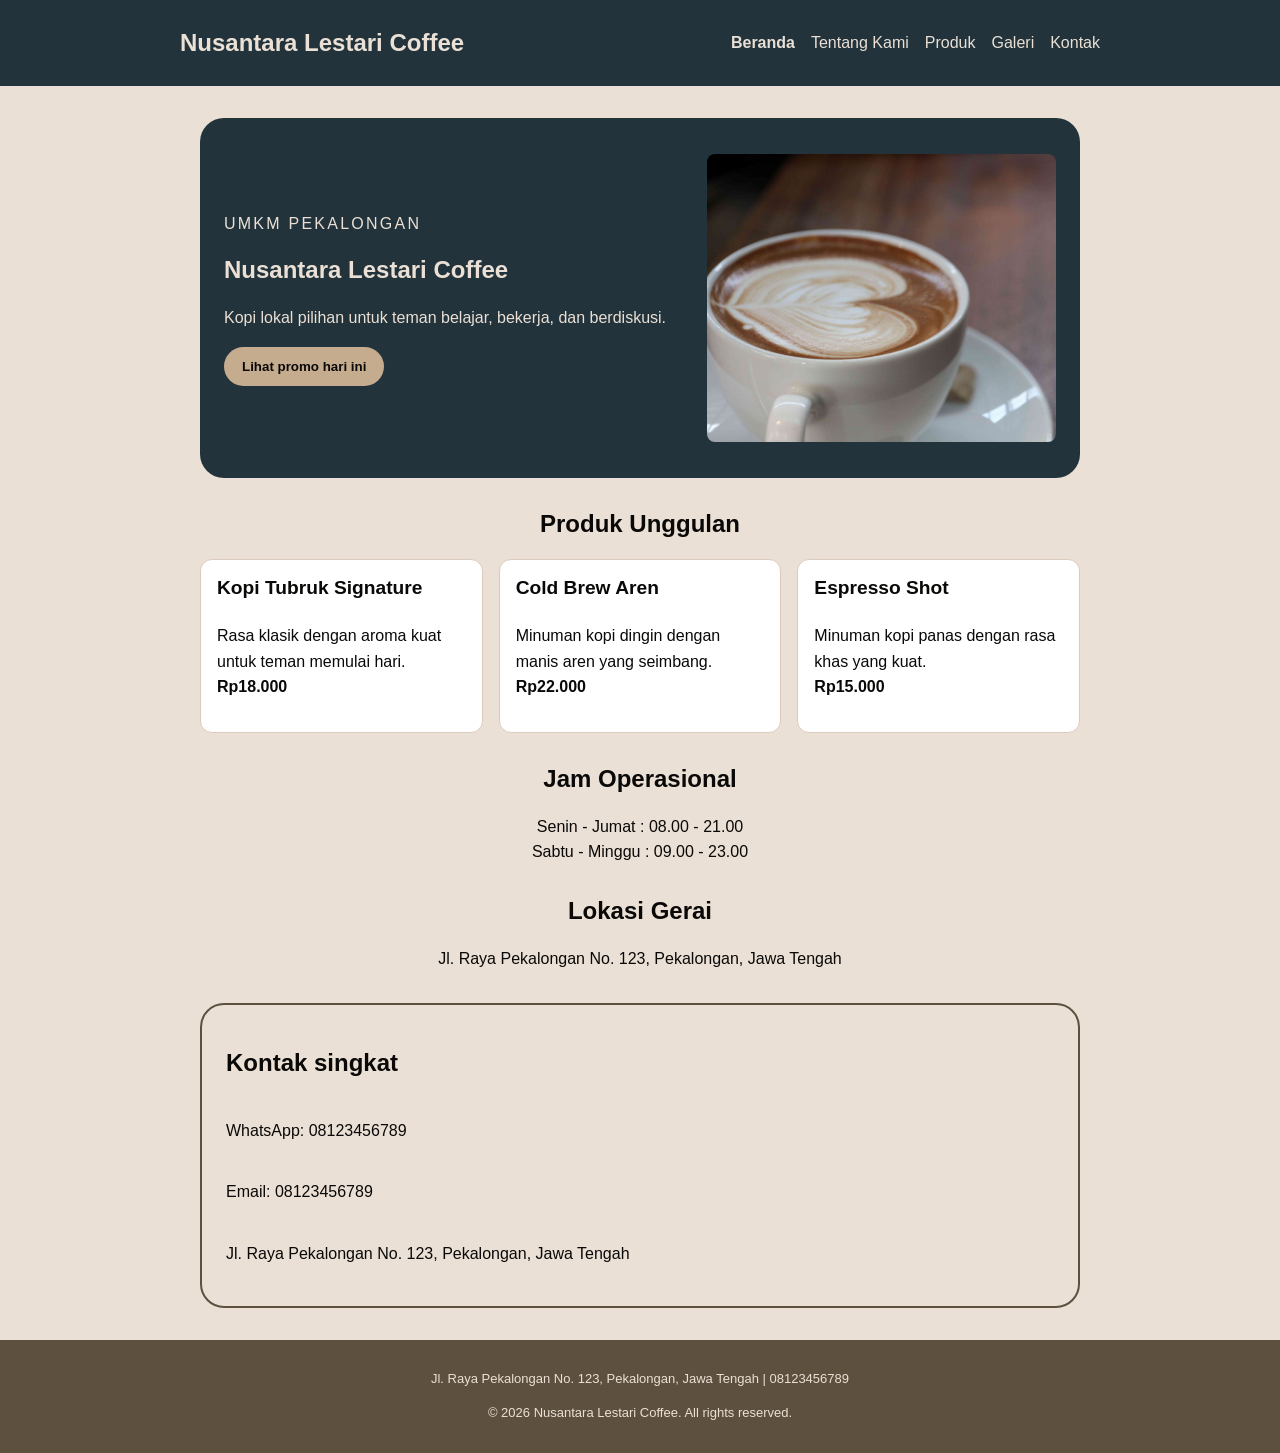
<file: index.html>
<!doctype html>
<html lang="id">

<head>
  <meta charset="utf-8" />
  <meta name="viewport" content="width=device-width, initial-scale=1" />
  <title>Nusantara Lestari Coffee - Website UMKM</title>
  <link rel="stylesheet" href="css/style.css" />
  <link rel="icon" type="image/svg+xml" href="assets/images/favicon.svg" />
</head>

<body>
  <a class="skip-link" href="#konten">Lewati ke konten utama</a>
  <header class="site-header">
    <nav class="nav" aria-label="Navigasi utama">
      <a class="brand" href="index.html">Nusantara Lestari Coffee</a>
      <button class="nav-toggle" type="button" aria-expanded="false" aria-controls="nav-links">
        <svg aria-hidden="true" focusable="false" viewBox="0 0 24 24">
          <path d="M3 6h18M3 12h18M3 18h18" />
        </svg>
        <span>Menu</span>
      </button>
      <ul id="nav-links">
        <li><a aria-current="page" href="index.html">Beranda</a></li>
        <li><a href="tentang.html">Tentang Kami</a></li>
        <li><a href="produk.html">Produk</a></li>
        <li><a href="galeri.html">Galeri</a></li>
        <li><a href="kontak.html">Kontak</a></li>
      </ul>
    </nav>
  </header>

  <main class="page" id="konten">
    <section class="hero" aria-labelledby="hero-title">
      <div class="hero-content">
        <p class="eyebrow">UMKM Pekalongan</p>
        <h1 id="hero-title">Nusantara Lestari Coffee</h1>
        <p>Kopi lokal pilihan untuk teman belajar, bekerja, dan berdiskusi.</p>
        <button id="promoButton" type="button">Lihat promo hari ini</button>
      </div>
      <img class="hero-image" src="assets/images/product-1.jpg" width="5472" height="3648" alt="" aria-hidden="true" />
    </section>

    <section aria-labelledby="produk-title" class="products-section">
      <h2 id="produk-title" class="title-center">Produk Unggulan</h2>
      <div class="product-list">
        <article class="product-card">
          <h3>Kopi Tubruk Signature</h3>

          <p>Rasa klasik dengan aroma kuat untuk teman memulai hari. <br> <span class="price">Rp18.000</span></p>
        </article>
        <article class="product-card">
          <h3>Cold Brew Aren</h3>

          <p>Minuman kopi dingin dengan manis aren yang seimbang. <br> <span class="price">Rp22.000</span></p>
        </article>
        <article class="product-card">
          <h3>Espresso Shot</h3>

          <p>Minuman kopi panas dengan rasa khas yang kuat. <br> <span class="price">Rp15.000</span></p>
        </article>
      </div>
    </section>

    <section aria-labelledby="operational-time" class="operational-hours">
      <h2 id="operational-time" class="title-center">Jam Operasional</h2>
      <p>Senin - Jumat : 08.00 - 21.00</p>
      <p>Sabtu - Minggu : 09.00 - 23.00</p>
    </section>

    <section aria-labelledby="location" class="location-section">
      <h2 id="location" class="title-center">Lokasi Gerai</h2>
      <p>Jl. Raya Pekalongan No. 123, Pekalongan, Jawa Tengah</p>
    </section>

    <section aria-labelledby="contacts" class="contacts">
      <h2>Kontak singkat</h2>
      <p>WhatsApp: 08123456789</p>
      <p>Email: 08123456789</p>
      <p>Jl. Raya Pekalongan No. 123, Pekalongan, Jawa Tengah</p>
    </section>
  </main>
  <footer class="site-footer">
    <p>Jl. Raya Pekalongan No. 123, Pekalongan, Jawa Tengah | 08123456789</p>
    <p>&copy; 2026 Nusantara Lestari Coffee. All rights reserved.</p>
  </footer>
  <script src="js/script.js" defer></script>
  <script src="js/app.js" defer></script>
</body>

</html>
</file>
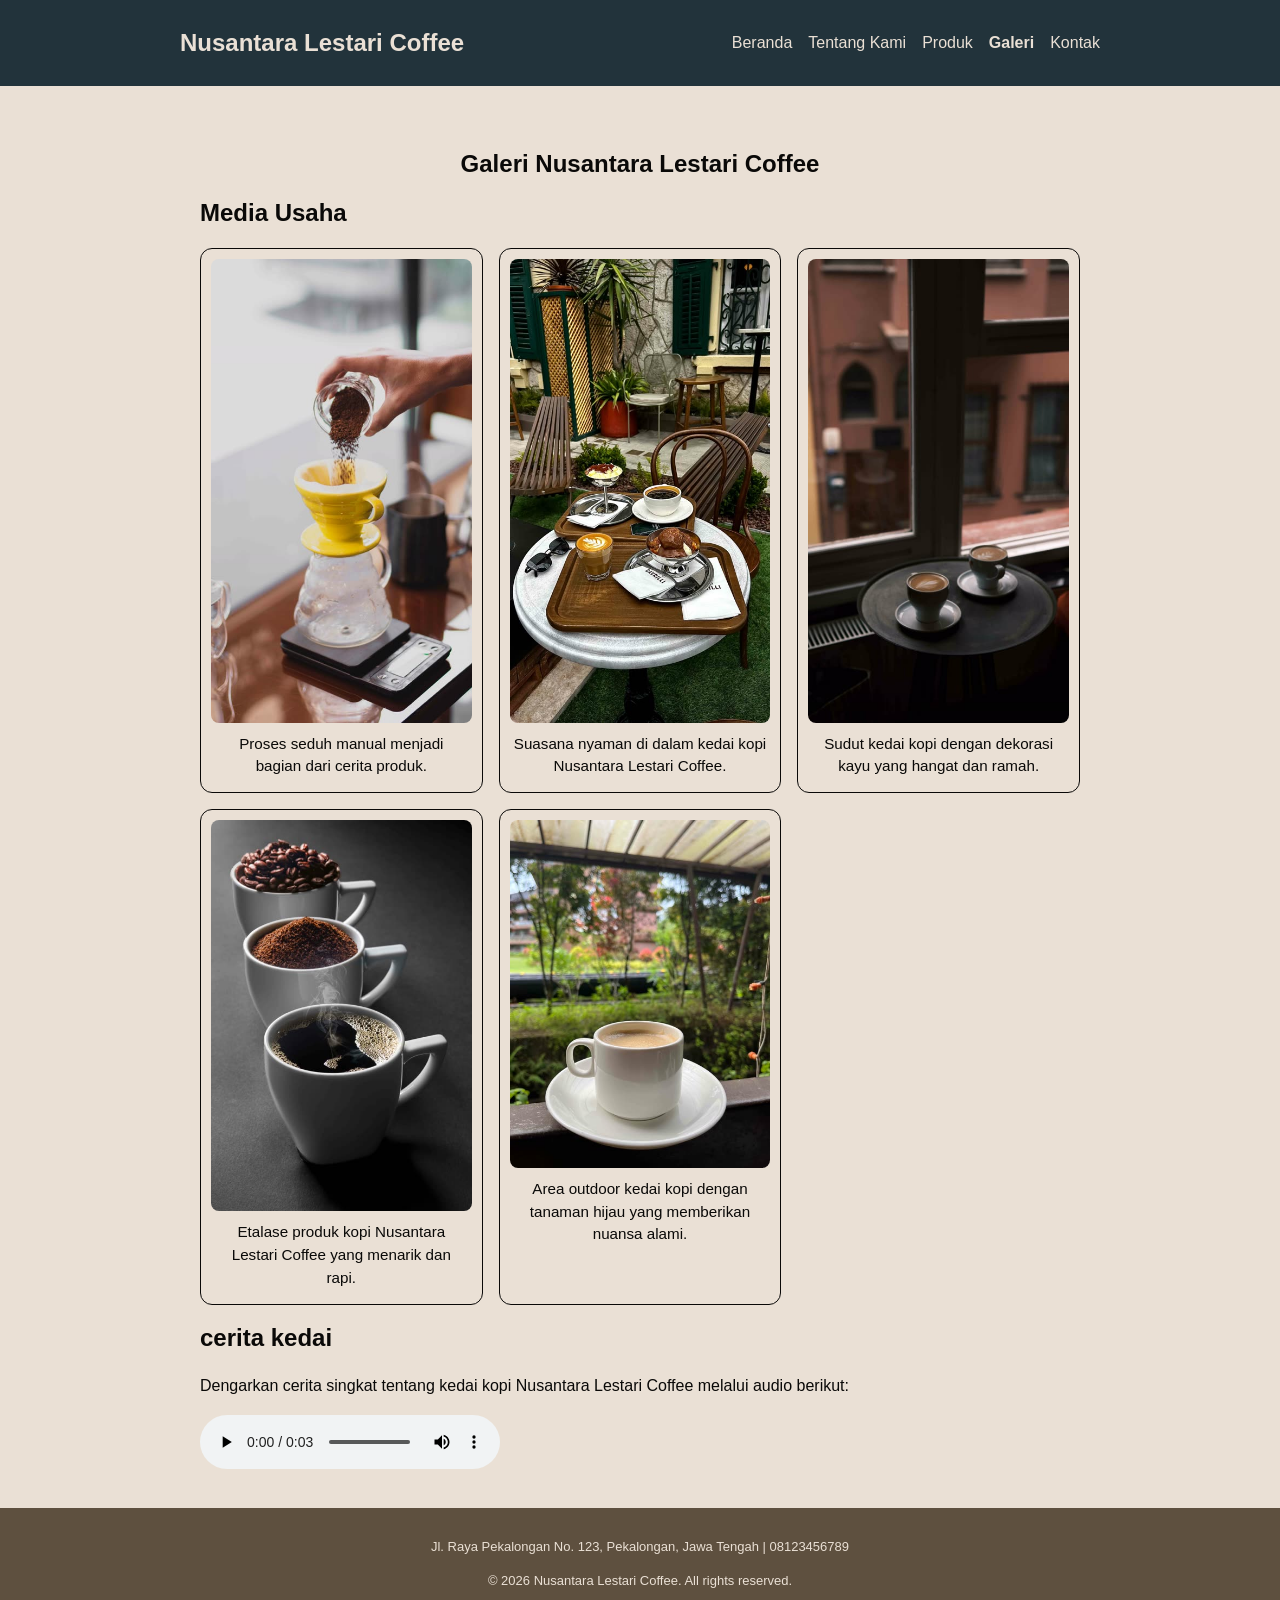
<file: galeri.html>
<!doctype html>
<html lang="id">
  <head>
    <meta charset="utf-8" />
    <meta name="viewport" content="width=device-width, initial-scale=1" />
    <title>Nusantara Lestari Coffee - Website UMKM</title>
    <link rel="stylesheet" href="css/style.css" />
      <link rel="icon" type="image/svg+xml" href="assets/images/favicon.svg" />
  </head>

  <body>
    <a class="skip-link" href="#konten">Lewati ke konten utama</a>
    <header class="site-header">
      <nav class="nav" aria-label="Navigasi utama">
        <a class="brand" href="index.html">Nusantara Lestari Coffee</a>
        <button class="nav-toggle" type="button" aria-expanded="false" aria-controls="nav-links">
          <svg aria-hidden="true" focusable="false" viewBox="0 0 24 24">
            <path d="M3 6h18M3 12h18M3 18h18" />
          </svg>
          <span>Menu</span>
        </button>
        <ul id="nav-links">
          <li><a href="index.html">Beranda</a></li>
          <li><a href="tentang.html">Tentang Kami</a></li>
          <li><a href="produk.html">Produk</a></li>
          <li><a aria-current="page" href="galeri.html">Galeri</a></li>
          <li><a href="kontak.html">Kontak</a></li>
        </ul>
      </nav>
    </header>

    <main class="page" id="konten">
      <h1 class="title-center">Galeri Nusantara Lestari Coffee</h1>
      <section aria-labelledby="media-title">
        <h2 id="media-title">Media Usaha</h2>
        <div class="gallery-grid">
          <figure class="media-card">
            <img
              src="assets/images/galeri-1.jpg"
              srcset="assets/images/galeri-1-480.jpg 480w, assets/images/galeri-1-960.jpg 960w, assets/images/galeri-1.jpg 3376w"
              sizes="(min-width: 60rem) 282.67px, (min-width: 48rem) 356px, (min-width: 42rem) calc(50vw - 28px), calc(100vw - 40px)"
              width="3376" height="6000" loading="lazy"
              alt="Barista menuang air panas ke dripper kopi"
            />
            <figcaption>
              Proses seduh manual menjadi bagian dari cerita produk.
            </figcaption>
          </figure>
          <figure class="media-card">
            <img
              src="assets/images/galeri-2.jpg"
              srcset="assets/images/galeri-2-480.jpg 480w, assets/images/galeri-2-960.jpg 960w, assets/images/galeri-2.jpg 2268w"
              sizes="(min-width: 60rem) 282.67px, (min-width: 48rem) 356px, (min-width: 42rem) calc(50vw - 28px), calc(100vw - 40px)"
              width="2268" height="4032" loading="lazy"
              alt="Suasana dalam coffee shop"
            />
            <figcaption>
              Suasana nyaman di dalam kedai kopi Nusantara Lestari Coffee.
            </figcaption>
          </figure>
          <figure class="media-card">
            <img
              src="assets/images/galeri-3.jpg"
              srcset="assets/images/galeri-3-480.jpg 480w, assets/images/galeri-3-960.jpg 960w, assets/images/galeri-3.jpg 4344w"
              sizes="(min-width: 60rem) 282.67px, (min-width: 48rem) 356px, (min-width: 42rem) calc(50vw - 28px), calc(100vw - 40px)"
              width="4344" height="7728" loading="lazy"
              alt="Sudut kedai kopi dengan dekorasi kayu"
            />
            <figcaption>
              Sudut kedai kopi dengan dekorasi kayu yang hangat dan ramah.
            </figcaption>
          </figure>
          <figure class="media-card">
            <img
              src="assets/images/galeri-4.jpg"
              srcset="assets/images/galeri-4-480.jpg 480w, assets/images/galeri-4-960.jpg 960w, assets/images/galeri-4.jpg 2624w"
              sizes="(min-width: 60rem) 282.67px, (min-width: 48rem) 356px, (min-width: 42rem) calc(50vw - 28px), calc(100vw - 40px)"
              width="2624" height="3936" loading="lazy"
              alt="Etalase produk kopi Nusantara Lestari Coffee"
            />
            <figcaption>
              Etalase produk kopi Nusantara Lestari Coffee yang menarik dan
              rapi.
            </figcaption>
          </figure>
          <figure class="media-card">
            <img
              src="assets/images/galeri-5.jpg"
              srcset="assets/images/galeri-5-480.jpg 480w, assets/images/galeri-5-960.jpg 960w, assets/images/galeri-5.jpg 3024w"
              sizes="(min-width: 60rem) 282.67px, (min-width: 48rem) 356px, (min-width: 42rem) calc(50vw - 28px), calc(100vw - 40px)"
              width="3024" height="4032" loading="lazy"
              alt="Area Outdoor kedai kopi dengan tanaman hijau"
            />
            <figcaption>
              Area outdoor kedai kopi dengan tanaman hijau yang memberikan nuansa alami.
            </figcaption>
          </figure>
        </div>
      </section>

      <section aria-labelledby="audio-title">
        <h2 id="audio-title">cerita kedai</h2>
        <p id="audio-note">
          Dengarkan cerita singkat tentang kedai kopi Nusantara Lestari Coffee
          melalui audio berikut:
        </p>
        <audio
          controls
          aria-describedby="audio-note"
          src="assets/audio/cerita-pengunjung.mp3"
        >
          Browser Anda tidak mendukung pemutar audio.
        </audio>
      </section>
    </main>
    <footer class="site-footer">
      <p>Jl. Raya Pekalongan No. 123, Pekalongan, Jawa Tengah | 08123456789</p>
      <p>&copy; 2026 Nusantara Lestari Coffee. All rights reserved.</p>
    </footer>
    <script src="js/app.js" defer></script>
  </body>
</html>
</file>
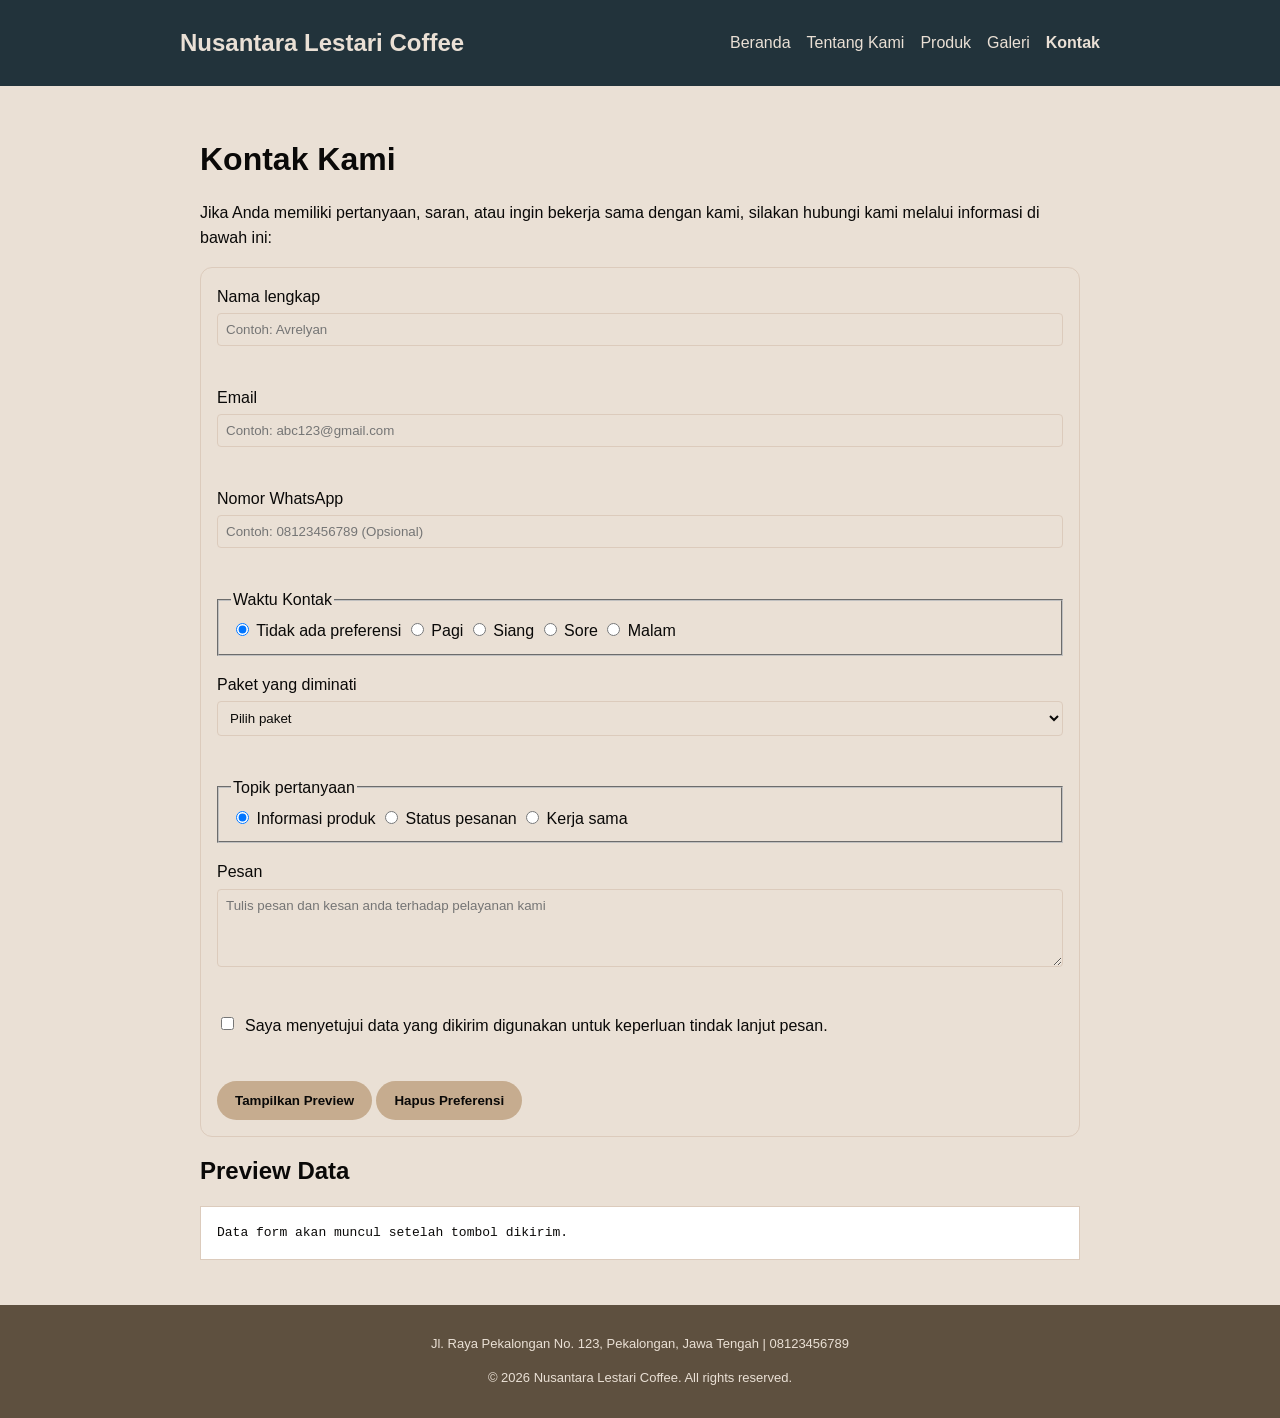
<file: kontak.html>
<!doctype html>
<html lang="id">

<head>
    <meta charset="utf-8" />
    <meta name="viewport" content="width=device-width, initial-scale=1" />
    <title>Nusantara Lestari Coffee - Website UMKM</title>
    <link rel="stylesheet" href="css/style.css" />
    <link rel="icon" type="image/svg+xml" href="assets/images/favicon.svg" />
</head>

<body>
    <a class="skip-link" href="#konten">Lewati ke konten utama</a>
    <header class="site-header">
       <nav class="nav" aria-label="Navigasi utama">
        <a class="brand" href="index.html">Nusantara Lestari Coffee</a>
        <button class="nav-toggle" type="button" aria-expanded="false" aria-controls="nav-links">
          <svg aria-hidden="true" focusable="false" viewBox="0 0 24 24">
            <path d="M3 6h18M3 12h18M3 18h18" />
          </svg>
          <span>Menu</span>
        </button>
        <ul id="nav-links">
          <li><a href="index.html">Beranda</a></li>
          <li><a href="tentang.html">Tentang Kami</a></li>
          <li><a href="produk.html">Produk</a></li>
          <li><a href="galeri.html">Galeri</a></li>
          <li><a aria-current="page" href="kontak.html">Kontak</a></li>
        </ul>
      </nav>
    </header>

    <main class="page" id="konten">
        <h1>Kontak Kami</h1>
        <p>Jika Anda memiliki pertanyaan, saran, atau ingin bekerja sama dengan kami, silakan hubungi kami melalui
            informasi di bawah ini:</p>
        <form id="form-kontak" action="#" method="post" novalidate>
            <div class="field">
                <label for="nama">Nama lengkap</label>
                <input id="nama" name="nama" type="text" autocomplete="name" placeholder="Contoh: Avrelyan" required=""
                    minlength="3" aria-describedby="nama-error">
                <p id="nama-error" class="field-error" aria-live="polite"></p>
            </div>
            <div class="field">
                <label for="email">Email</label>
                <input id="email" name="email" type="email" autocomplete="email" placeholder="Contoh: abc123@gmail.com"
                    required="" aria-describedby="email-error">
                <p id="email-error" class="field-error" aria-live="polite"></p>
            </div>
            <div class="field">
                <label for="telepon">Nomor WhatsApp</label>
                <input id="telepon" name="telepon" type="tel" autocomplete="tel"
                    placeholder="Contoh: 08123456789 (Opsional)" pattern="[0-9]{10,15}" aria-describedby="telepon-error">
                <p id="telepon-error" class="field-error" aria-live="polite"></p>
            </div>
            <fieldset>
                <legend>Waktu Kontak</legend>
                <label><input type="radio" name="waktu" value="" checked=""> Tidak ada preferensi</label>
                <label><input type="radio" name="waktu" value="pagi"> Pagi</label>
                <label><input type="radio" name="waktu" value="siang"> Siang</label>
                <label><input type="radio" name="waktu" value="sore"> Sore</label>
                <label><input type="radio" name="waktu" value="malam"> Malam</label>
            </fieldset>
            <div class="field">
                <label for="paket">Paket yang diminati</label>
                <select id="paket" name="paket" required="" aria-describedby="paket-error">
                    <option value="">Pilih paket</option>
                    <option value="rumahan">Paket rumahan</option>
                    <option value="kantor">Paket kantor</option>
                    <option value="reseller">Paket reseller</option>
                </select>
                <p id="paket-error" class="field-error" aria-live="polite"></p>
            </div>
            <fieldset>
                <legend>Topik pertanyaan</legend>
                <label><input type="radio" name="topik" value="produk" checked=""> Informasi produk</label>
                <label><input type="radio" name="topik" value="pesanan"> Status pesanan</label>
                <label><input type="radio" name="topik" value="kerja-sama"> Kerja sama</label>
            </fieldset>
            <div class="field">
                <label for="pesan">Pesan</label>
                <textarea id="pesan" name="pesan" rows="4"
                    placeholder="Tulis pesan dan kesan anda terhadap pelayanan kami" required=""
                    minlength="20" aria-describedby="pesan-error"></textarea>
                <p id="pesan-error" class="field-error" aria-live="polite"></p>
            </div>

            <div class="field field-checkbox">
                <label class="checkbox-label" for="setuju">
                    <input id="setuju" name="setuju" type="checkbox" value="ya" required
                        aria-describedby="setuju-error">
                    <span>Saya menyetujui data yang dikirim digunakan untuk keperluan tindak lanjut pesan.</span>
                </label>
                <p id="setuju-error" class="field-error" aria-live="polite"></p>
            </div>

            <button type="submit">Tampilkan Preview</button>
            <button type="button" id="hapus-preferensi">Hapus Preferensi</button>
            <p id="form-feedback" class="form-feedback" aria-live="polite"></p>
            <p id="form-feedback" class="form-feedback" aria-live="polite"></p>
        </form>
        <section aria-labelledby="preview-title">
            <h2 id="preview-title">Preview Data</h2>
            <pre id="preview-form" aria-live="polite">Data form akan muncul setelah tombol dikirim.</pre>
        </section>
    </main>
    <footer class="site-footer">
        <p>Jl. Raya Pekalongan No. 123, Pekalongan, Jawa Tengah | 08123456789</p>
        <p>&copy; 2026 Nusantara Lestari Coffee. All rights reserved.</p>
    </footer>
    <script src="js/form.js"></script>
    <script src="js/newsletter.js"></script>
    <script src="js/app.js" defer></script>
</body>

</html>
</file>
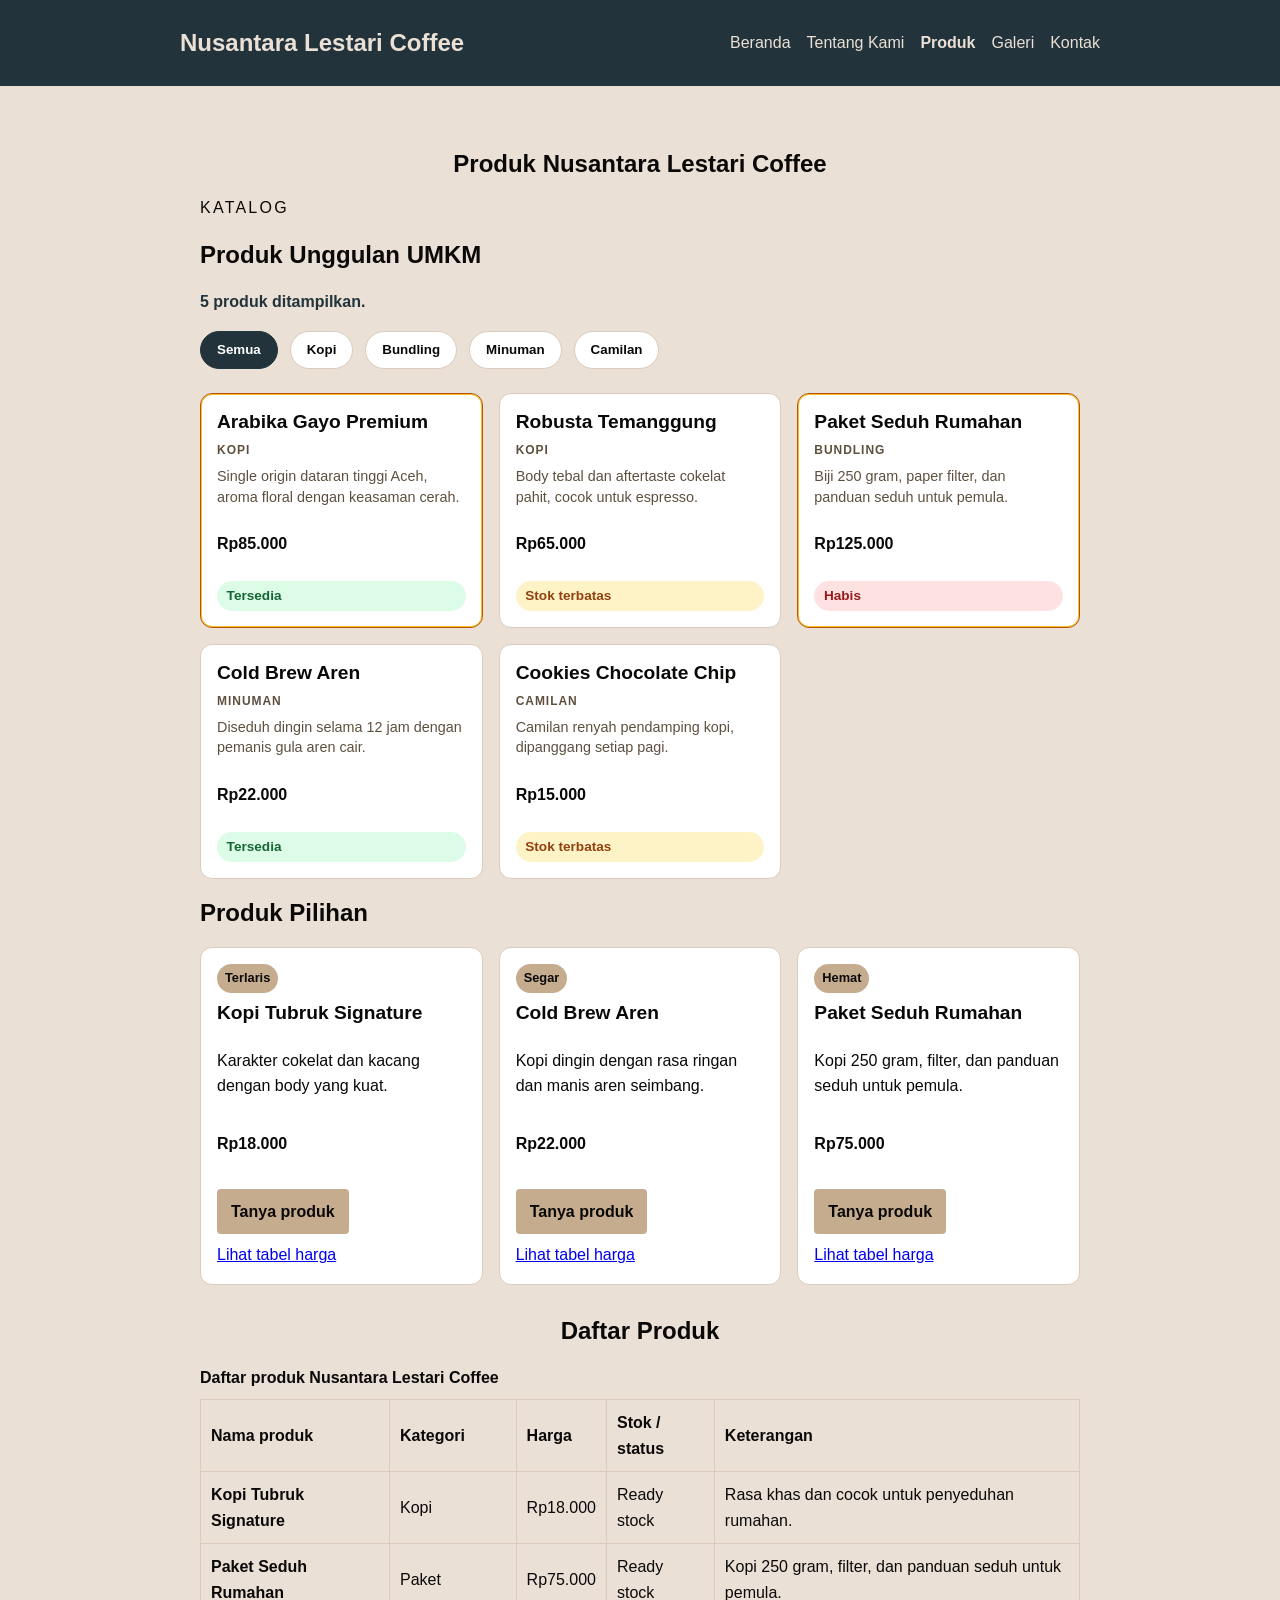
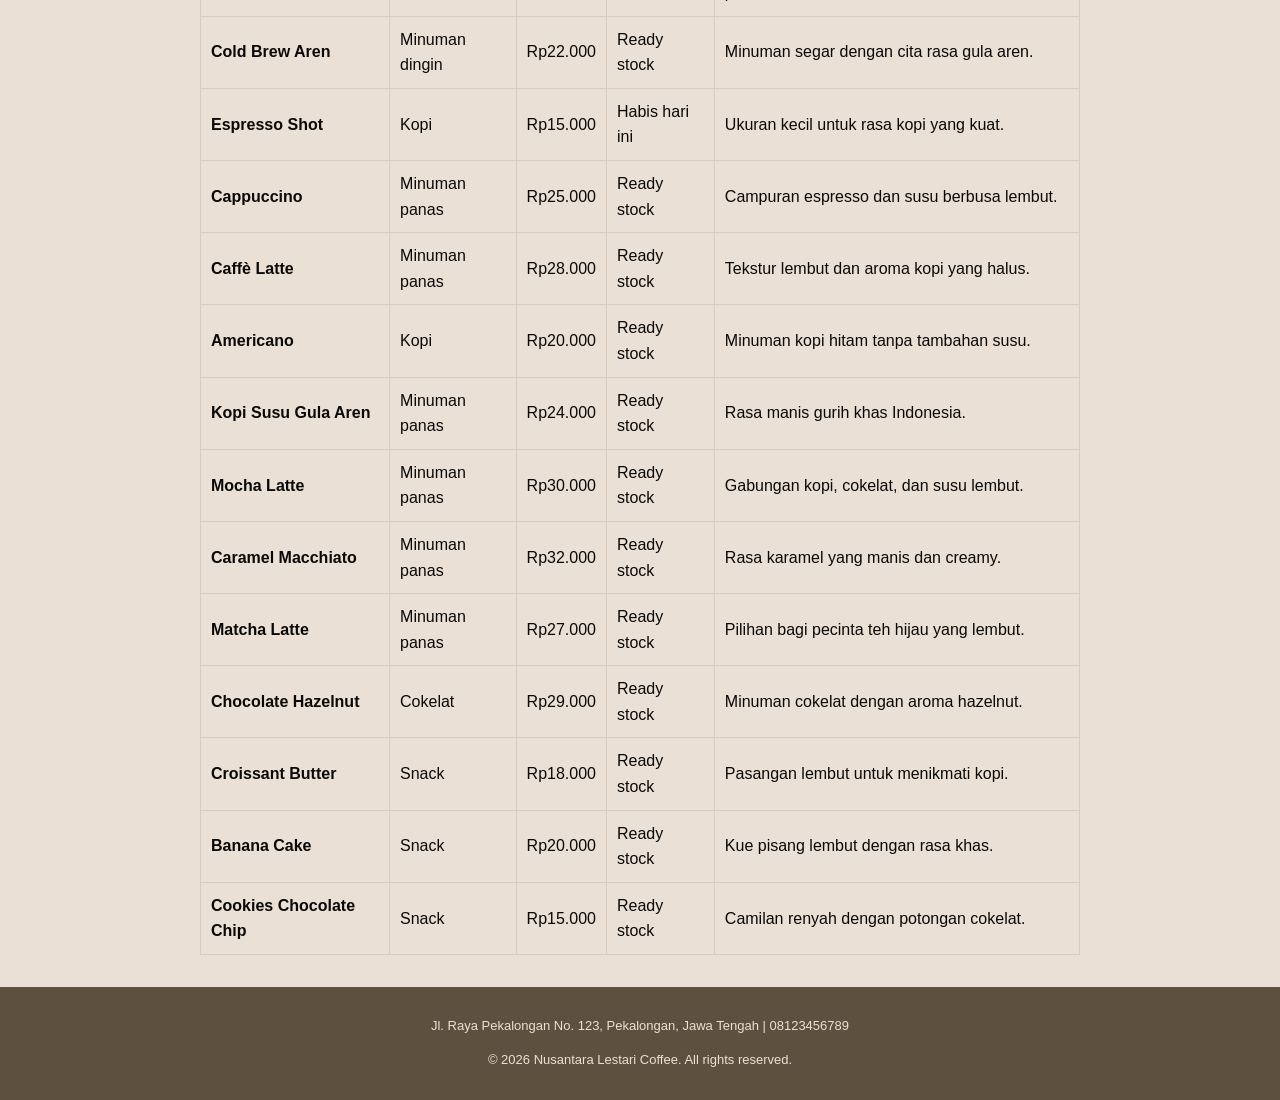
<file: produk.html>
<!doctype html>
<html lang="id">

<head>
  <meta charset="utf-8" />
  <meta name="viewport" content="width=device-width, initial-scale=1" />
  <title>Nusantara Lestari Coffee - Website UMKM</title>
  <link rel="stylesheet" href="css/style.css" />
  <link rel="icon" type="image/svg+xml" href="assets/images/favicon.svg" />
</head>

<body>
  <a class="skip-link" href="#konten">Lewati ke konten utama</a>
  <header class="site-header">
    <nav class="nav" aria-label="Navigasi utama">
      <a class="brand" href="index.html">Nusantara Lestari Coffee</a>
      <button class="nav-toggle" type="button" aria-expanded="false" aria-controls="nav-links">
        <svg aria-hidden="true" focusable="false" viewBox="0 0 24 24">
          <path d="M3 6h18M3 12h18M3 18h18" />
        </svg>
        <span>Menu</span>
      </button>
      <ul id="nav-links">
        <li><a href="index.html">Beranda</a></li>
        <li><a href="tentang.html">Tentang Kami</a></li>
        <li><a aria-current="page" href="produk.html">Produk</a></li>
        <li><a href="galeri.html">Galeri</a></li>
        <li><a href="kontak.html">Kontak</a></li>
      </ul>
    </nav>
  </header>

  <main class="page" id="konten">
    <h1 class="title-center">Produk Nusantara Lestari Coffee</h1>
    <section class="product-section" aria-labelledby="produk-title">
      <div class="section-heading">
        <p class="eyebrow">Katalog</p>
        <h2 id="produk-title">Produk Unggulan UMKM</h2>
                <p id="produk-status" class="produk-status" aria-live="polite">Produk belum dimuat.</p>
      </div>

      <div class="filter-bar" role="group" aria-label="Filter kategori produk">
        <button type="button" class="filter-button is-active" data-filter="Semua" aria-pressed="true">Semua</button>
        <button type="button" class="filter-button" data-filter="Kopi" aria-pressed="false">Kopi</button>
        <button type="button" class="filter-button" data-filter="Bundling" aria-pressed="false">Bundling</button>
        <button type="button" class="filter-button" data-filter="Minuman" aria-pressed="false">Minuman</button>
        <button type="button" class="filter-button" data-filter="Camilan" aria-pressed="false">Camilan</button>
      </div>

      <div id="produk-grid" class="product-grid" aria-live="polite"></div>
    </section>
    <section aria-labelledby="produk-pilihan-title">
      <h2 id="produk-pilihan-title">Produk Pilihan</h2>
      <div class="product-grid">
        <article class="product-card">
          <span class="product-badge">Terlaris</span>
          <h3>Kopi Tubruk Signature</h3>
          <p>Karakter cokelat dan kacang dengan body yang kuat.</p>
          <p class="price">Rp18.000</p>
          <div class="card-actions">
            <a class="button" href="kontak.html">Tanya produk</a>
            <a href="#harga-title">Lihat tabel harga</a>
          </div>
        </article>

        <article class="product-card">
          <span class="product-badge">Segar</span>
          <h3>Cold Brew Aren</h3>
          <p>Kopi dingin dengan rasa ringan dan manis aren seimbang.</p>
          <p class="price">Rp22.000</p>
          <div class="card-actions">
            <a class="button" href="kontak.html">Tanya produk</a>
            <a href="#harga-title">Lihat tabel harga</a>
          </div>
        </article>

        <article class="product-card">
          <span class="product-badge">Hemat</span>
          <h3>Paket Seduh Rumahan</h3>
          <p>Kopi 250 gram, filter, dan panduan seduh untuk pemula.</p>
          <p class="price">Rp75.000</p>
          <div class="card-actions">
            <a class="button" href="kontak.html">Tanya produk</a>
            <a href="#harga-title">Lihat tabel harga</a>
          </div>
        </article>
      </div>
    </section>
    <section aria-labelledby="harga-title">
      <h2 id="harga-title" class="title-center">Daftar Produk</h2>
      <div class="table-scroll" role="region" aria-labelledby="daftar-produk-caption" tabindex="0">
        <table>
          <caption id="daftar-produk-caption">
            Daftar produk Nusantara Lestari Coffee
          </caption>
          <thead>
            <tr>
              <th scope="col">Nama produk</th>
              <th scope="col">Kategori</th>
              <th scope="col">Harga</th>
              <th scope="col">Stok / status</th>
              <th scope="col">Keterangan</th>
            </tr>
          </thead>
          <tbody>
            <tr>
              <th scope="row">Kopi Tubruk Signature</th>
              <td>Kopi</td>
              <td>Rp18.000</td>
              <td>Ready stock</td>
              <td>Rasa khas dan cocok untuk penyeduhan rumahan.</td>
            </tr>
            <tr>
              <th scope="row">Paket Seduh Rumahan</th>
              <td>Paket</td>
              <td>Rp75.000</td>
              <td>Ready stock</td>
              <td>Kopi 250 gram, filter, dan panduan seduh untuk pemula.</td>
            </tr>
            <tr>
              <th scope="row">Cold Brew Aren</th>
              <td>Minuman dingin</td>
              <td>Rp22.000</td>
              <td>Ready stock</td>
              <td>Minuman segar dengan cita rasa gula aren.</td>
            </tr>
            <tr>
              <th scope="row">Espresso Shot</th>
              <td>Kopi</td>
              <td>Rp15.000</td>
              <td>Habis hari ini</td>
              <td>Ukuran kecil untuk rasa kopi yang kuat.</td>
            </tr>
            <tr>
              <th scope="row">Cappuccino</th>
              <td>Minuman panas</td>
              <td>Rp25.000</td>
              <td>Ready stock</td>
              <td>Campuran espresso dan susu berbusa lembut.</td>
            </tr>
            <tr>
              <th scope="row">Caffè Latte</th>
              <td>Minuman panas</td>
              <td>Rp28.000</td>
              <td>Ready stock</td>
              <td>Tekstur lembut dan aroma kopi yang halus.</td>
            </tr>
            <tr>
              <th scope="row">Americano</th>
              <td>Kopi</td>
              <td>Rp20.000</td>
              <td>Ready stock</td>
              <td>Minuman kopi hitam tanpa tambahan susu.</td>
            </tr>
            <tr>
              <th scope="row">Kopi Susu Gula Aren</th>
              <td>Minuman panas</td>
              <td>Rp24.000</td>
              <td>Ready stock</td>
              <td>Rasa manis gurih khas Indonesia.</td>
            </tr>
            <tr>
              <th scope="row">Mocha Latte</th>
              <td>Minuman panas</td>
              <td>Rp30.000</td>
              <td>Ready stock</td>
              <td>Gabungan kopi, cokelat, dan susu lembut.</td>
            </tr>
            <tr>
              <th scope="row">Caramel Macchiato</th>
              <td>Minuman panas</td>
              <td>Rp32.000</td>
              <td>Ready stock</td>
              <td>Rasa karamel yang manis dan creamy.</td>
            </tr>
            <tr>
              <th scope="row">Matcha Latte</th>
              <td>Minuman panas</td>
              <td>Rp27.000</td>
              <td>Ready stock</td>
              <td>Pilihan bagi pecinta teh hijau yang lembut.</td>
            </tr>
            <tr>
              <th scope="row">Chocolate Hazelnut</th>
              <td>Cokelat</td>
              <td>Rp29.000</td>
              <td>Ready stock</td>
              <td>Minuman cokelat dengan aroma hazelnut.</td>
            </tr>
            <tr>
              <th scope="row">Croissant Butter</th>
              <td>Snack</td>
              <td>Rp18.000</td>
              <td>Ready stock</td>
              <td>Pasangan lembut untuk menikmati kopi.</td>
            </tr>
            <tr>
              <th scope="row">Banana Cake</th>
              <td>Snack</td>
              <td>Rp20.000</td>
              <td>Ready stock</td>
              <td>Kue pisang lembut dengan rasa khas.</td>
            </tr>
            <tr>
              <th scope="row">Cookies Chocolate Chip</th>
              <td>Snack</td>
              <td>Rp15.000</td>
              <td>Ready stock</td>
              <td>Camilan renyah dengan potongan cokelat.</td>
            </tr>
          </tbody>
        </table>
      </div>
    </section>
  </main>
  <footer class="site-footer">
    <p>Jl. Raya Pekalongan No. 123, Pekalongan, Jawa Tengah | 08123456789</p>
    <p>&copy; 2026 Nusantara Lestari Coffee. All rights reserved.</p>
  </footer>
  <script src="js/app.js" defer></script>
</body>

</html>
</file>
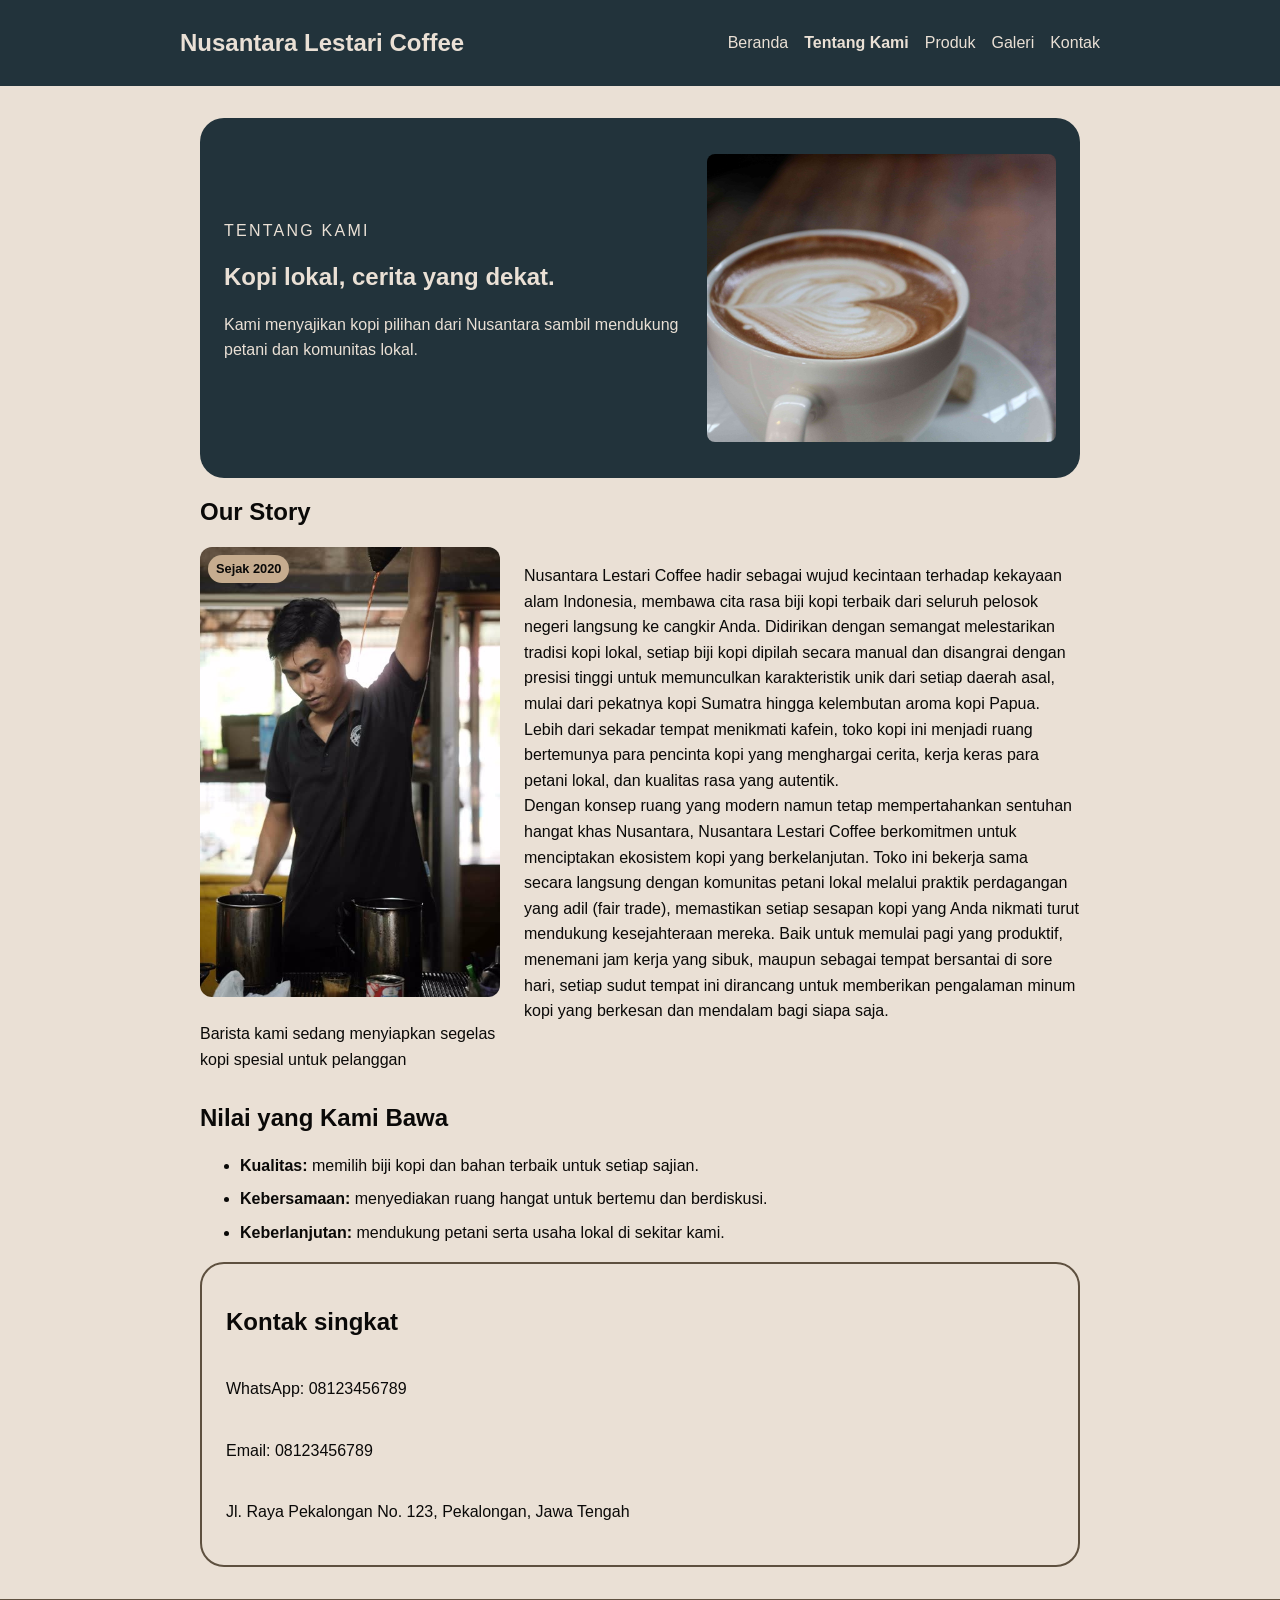
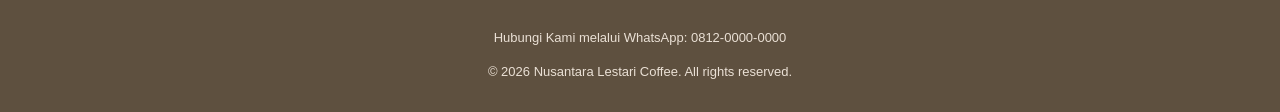
<file: tentang.html>
<!doctype html>
<html lang="id">

<head>
  <meta charset="utf-8" />
  <meta name="viewport" content="width=device-width, initial-scale=1" />
  <title>Tentang Kami - Nusantara Lestari Coffee</title>
  <link rel="stylesheet" href="css/style.css" />
  <link rel="icon" type="image/svg+xml" href="assets/images/favicon.svg" />
</head>

<body>
  <a class="skip-link" href="#konten">Lewati ke konten utama</a>
  <header class="site-header">
    <nav class="nav" aria-label="Navigasi utama">
      <a class="brand" href="index.html">Nusantara Lestari Coffee</a>
      <button class="nav-toggle" type="button" aria-expanded="false" aria-controls="nav-links">
        <svg aria-hidden="true" focusable="false" viewBox="0 0 24 24">
          <path d="M3 6h18M3 12h18M3 18h18" />
        </svg>
        <span>Menu</span>
      </button>
      <ul id="nav-links">
        <li><a href="index.html">Beranda</a></li>
        <li><a aria-current="page" href="tentang.html">Tentang Kami</a></li>
        <li><a href="produk.html">Produk</a></li>
        <li><a href="galeri.html">Galeri</a></li>
        <li><a href="kontak.html">Kontak</a></li>
      </ul>
    </nav>
  </header>

  <main class="page" id="konten">
    <section class="hero" aria-labelledby="hero-title">
      <div class="hero-content">
        <p class="eyebrow">Tentang Kami</p>
        <h1 id="hero-title">Kopi lokal, cerita yang dekat.</h1>
        <p> Kami menyajikan kopi pilihan dari Nusantara sambil mendukung petani dan komunitas lokal.</p>
      </div>
      <img class="hero-image" src="assets/images/product-1.jpg" width="5472" height="3648" alt="" aria-hidden="true" />
    </section>

    <section aria-labelledby="story-title">
      <h2 id="story-title">Our Story</h2>
      <div class="story-container">
        <figure class="profile-card">
          <img src="assets/images/tim.jpg" srcset="assets/images/tim-480.jpg 480w, assets/images/tim-960.jpg 960w, assets/images/tim.jpg 4000w" sizes="(min-width: 48rem) 300px, calc(100vw - 40px)" width="4000" height="6000" loading="lazy" alt="Segelas Kopi di Nusantara Lestari Coffee" class="profile-image" />
          <figcaption>
            Barista kami sedang menyiapkan segelas kopi spesial untuk pelanggan
          </figcaption>
          <p class="badge">Sejak 2020</p>
        </figure>
        <div class="story-content">
          <p>
            Nusantara Lestari Coffee hadir sebagai wujud kecintaan terhadap kekayaan alam Indonesia, membawa cita rasa
            biji kopi terbaik dari seluruh pelosok negeri langsung ke cangkir Anda. Didirikan dengan semangat
            melestarikan tradisi kopi lokal, setiap biji kopi dipilah secara manual dan disangrai dengan presisi tinggi
            untuk memunculkan karakteristik unik dari setiap daerah asal, mulai dari pekatnya kopi Sumatra hingga
            kelembutan aroma kopi Papua. Lebih dari sekadar tempat menikmati kafein, toko kopi ini menjadi ruang
            bertemunya para pencinta kopi yang menghargai cerita, kerja keras para petani lokal, dan kualitas rasa yang
            autentik.
            <br />
            Dengan konsep ruang yang modern namun tetap mempertahankan sentuhan hangat khas Nusantara, Nusantara Lestari
            Coffee berkomitmen untuk menciptakan ekosistem kopi yang berkelanjutan. Toko ini bekerja sama secara
            langsung dengan komunitas petani lokal melalui praktik perdagangan yang adil (fair trade), memastikan setiap
            sesapan kopi yang Anda nikmati turut mendukung kesejahteraan mereka. Baik untuk memulai pagi yang produktif,
            menemani jam kerja yang sibuk, maupun sebagai tempat bersantai di sore hari, setiap sudut tempat ini
            dirancang untuk memberikan pengalaman minum kopi yang berkesan dan mendalam bagi siapa saja.
          </p>
        </div>
      </div>
    </section>

    <section class="products-section" aria-labelledby="values-title">
      <h2 id="values-title">Nilai yang Kami Bawa</h2>
      <ul class="products">
        <li>
          <strong>Kualitas:</strong> memilih biji kopi dan bahan terbaik untuk
          setiap sajian.
        </li>
        <li>
          <strong>Kebersamaan:</strong> menyediakan ruang hangat untuk bertemu
          dan berdiskusi.
        </li>
        <li>
          <strong>Keberlanjutan:</strong> mendukung petani serta usaha lokal
          di sekitar kami.
        </li>
      </ul>
    </section>

    <section aria-labelledby="contacts" class="contacts">
      <h2>Kontak singkat</h2>
      <p>WhatsApp: 08123456789</p>
      <p>Email: 08123456789</p>
      <p>Jl. Raya Pekalongan No. 123, Pekalongan, Jawa Tengah</p>
    </section>
  </main>

  <footer class="site-footer">
    <p>Hubungi Kami melalui WhatsApp: 0812-0000-0000</p>
    <p>&copy; 2026 Nusantara Lestari Coffee. All rights reserved.</p>
  </footer>
  <script src="js/app.js" defer></script>
</body>

</html>
</file>
<file: css/style.css>
:root {
  --color-primary: #22333b;
  --color-primary-strong: #17262d;
  --color-text: #0a0908;
  --color-muted: #5e503f;
  --color-surface: #eae0d5;
  --color-surface-raised: #fff;
  --color-border: #dccbbc;
  --color-focus: #5e503f;
  --color-on-primary: #eae0d5;
  --color-accent: #c6ac8f;

  --space-1: 4px;
  --space-2: 8px;
  --space-3: 16px;
  --space-4: 24px;
  --space-5: 32px;
  --space-6: 36px;

  --radius-sm: 4px;
  --radius-md: 8px;
  --radius-lg: 12px;
  --radius-xl: 24px;
  --radius-pill: 999px;
}

*,
*::before,
*::after {
  box-sizing: border-box;
}


.skip-link {
  position: absolute;
  left: -9999px;
  z-index: 1;
  padding: var(--space-2) 12px;
  color: var(--color-on-primary);
  background: var(--color-text);
}

.skip-link:focus {
  top: 8px;
  left: 8px;
}

.nav {
  display: flex;
  flex-direction: row;
  align-items: center;
  justify-content: space-between;
  flex-wrap: wrap;
  gap: var(--space-3);
  max-width: 920px;
  margin: 0 auto;
}

.nav ul {
  display: none;
  flex-basis: 100%;
  flex-direction: column;
  gap: var(--space-2);
  margin: 0;
  padding: 0;
  list-style: none;
}

.nav ul.is-open {
  display: flex;
}

.nav-toggle {
  display: inline-flex;
  align-items: center;
  gap: var(--space-2);
  padding: var(--space-2);
  border: 1px solid var(--color-on-primary);
  border-radius: var(--radius-sm);
  color: var(--color-on-primary);
  background: transparent;
  cursor: pointer;
}

.nav-toggle svg {
  width: 1.25rem;
  height: 1.25rem;
  fill: none;
  stroke: currentColor;
  stroke-linecap: round;
  stroke-width: 2;
}


.brand {
  display: inline-block;
  margin-right: 40px;
  color: var(--color-on-primary);
  font-size: clamp(1.125rem, 2vw + 0.75rem, 1.5rem);
  font-weight: 800;
  text-decoration: none;
  vertical-align: middle;
}

.nav li:last-child {
  margin-right: 0;
}

.nav a {
  color: var(--color-on-primary);
  text-decoration: none;
}

.nav a[aria-current="page"] {
  font-weight: 800;
}

.nav a:hover {
  text-decoration: underline;
}

body {
  margin: 0;
  color: var(--color-text);
  background: var(--color-surface);
  font-family: Arial, sans-serif;
}

.site-header {
  padding: var(--space-4) 20px;
  background: var(--color-primary);
}

.site-title {
  margin: 0;
  color: var(--color-on-primary);
  text-decoration: none;
  font-size: 24px;
  font-weight: 700;
}

.profile-image {
  display: block;
  width: 100%;
  max-width: 400px;
  height: auto;
  border-radius: var(--radius-lg);
  margin-bottom: var(--space-3);
}

.page {
  max-width: 920px;
  margin: 0 auto;
  padding: clamp(20px, 4vw, 32px) clamp(16px, 4vw, 20px);
}

.hero {
  display: flex;
  flex-direction: column;
  gap: var(--space-4);
  min-height: auto;
  padding: clamp(16px, 3.5vw, 32px) clamp(16px, 3vw, 24px);
  color: var(--color-on-primary);
  background: var(--color-primary);
  border-radius: var(--radius-xl);
}

.hero-image {
  order: -1;
  width: 100%;
  height: auto;
  aspect-ratio: 3 / 2;
  object-fit: cover;
  border-radius: var(--radius-md);
}

.eyebrow {
  margin: 0 0 8px;
  letter-spacing: 0.14em;
  text-transform: uppercase;
}

.products { display: flex; flex-direction: column; gap: var(--space-2); }

button {
  padding: 12px 18px;
  color: var(--color-text);
  font-weight: 700;
  cursor: pointer;
  background: var(--color-accent);
  border: 0;
  border-radius: var(--radius-pill);
}

button:hover {
  color: var(--color-on-primary);
  background: var(--color-primary-strong);
}

.products-section {
  margin-top: var(--space-5);
}

.product-card {
  display: flex;
  min-width: 0;
  flex-direction: column;
  border: 1px solid var(--color-border);
  border-radius: var(--radius-lg);
  text-align: left;
  padding: var(--space-3);
  margin: 0;
  background: var(--color-surface-raised);
}

.product-card h3 {
  margin: 0 0 var(--space-2);
  font-size: 1.2rem;
}

.operational-hours {
  margin-top: var(--space-5);
  text-align: center;
}

.operational-hours p {
  margin: 0;
}

.location-section {
  margin: var(--space-5);
  text-align: center;
}

.location-section p {
  margin: 0;
}

.contacts {
  display: flex; flex-direction: column; gap: var(--space-1);
  background-color: var(--color-surface);
  border: 2px solid var(--color-muted);
  border-radius: var(--radius-xl);
  padding: var(--space-4);
}

.site-footer {
  font-size: small;
  padding: var(--space-3);
  background: var(--color-muted);
  color: var(--color-on-primary);
  text-align: center;
}

.product-grid,
.gallery-grid,
.product-list {
  display: grid;
  grid-template-columns: 1fr;   /* baseline satu kolom */
  gap: var(--space-3);
}

.media-card {
  display: block;
  min-width: 0;
  width: auto;
  height: 100%;
  margin: 0;
  padding: 10px;
  overflow: hidden;
  border: 1px solid var(--color-text);
  border-radius: var(--radius-lg);
  text-align: center;
  box-sizing: border-box;
}

.media-card img {
  display: block;
  width: 100%;
  height: auto; 
  border-radius: var(--radius-md);
}

.media-card figcaption {
  margin: 10px var(--space-1) var(--space-1);
  color: var(--color-text);
  font-size: clamp(0.85rem, 0.4vw + 0.8rem, 0.95rem);
  line-height: 1.5;
}

table {
  width: 100%;
  border-collapse: collapse;
}

.table-scroll {
  max-width: 100%;
  overflow-x: auto;
}

.table-scroll:focus-visible {
  outline: 3px solid var(--color-focus);
  outline-offset: 3px;
}

.table-scroll table {
  min-width: 40rem;
}


caption {
  margin-bottom: var(--space-2);
  font-weight: 700;
  text-align: left;
}

th,
td {
  padding: 10px;
  text-align: left;
  border: 1px solid var(--color-border);
}

.title-center {
  margin-top: var(--space-5);
  text-align: center;
  font-size: clamp(1.25rem, 1.5vw + 1rem, 1.5rem);
  font-weight: bold;
}

.story-container {
  display: grid;
  grid-template-columns: 1fr;
  gap: var(--space-4);
  align-items: start;
  max-width: 920px;
  margin: 0 auto;
}

.profile-card {
  display: flex;
  flex-direction: column;
  position: relative;
  gap: var(--space-2);
  min-width: 0;
  margin: 0;
}

.story-content {
  min-width: 0;
}

.badge {
  position: absolute;
  top: var(--space-2);
  left: var(--space-2);
  margin: 0;
  padding: var(--space-1) var(--space-2);
  background: var(--color-accent);
  color: var(--color-text);
  border-radius: var(--radius-pill);
  font-size: 0.8rem;
  font-weight: 700;
}

.product-badge {
  align-self: flex-start;
  margin-bottom: var(--space-2);
  padding: var(--space-1) var(--space-2);
  color: var(--color-text);
  background: var(--color-accent);
  border-radius: var(--radius-pill);
  font-size: 0.8rem;
  font-weight: 700;
}

.price {
  font-weight: 700;
}

.card-actions {
  display: flex;
  flex-wrap: wrap;
  align-items: center;
  gap: var(--space-2) var(--space-3);
  margin-top: auto;
  padding-top: var(--space-3);
}

.card-actions .button {
  display: inline-flex;
  align-items: center;
  justify-content: center;
  padding: 10px 14px;
  color: var(--color-text);
  background: var(--color-accent);
  border-radius: var(--radius-sm);
  font-weight: 700;
  text-decoration: none;
}

.card-actions .button:hover {
  color: var(--color-on-primary);
  background: var(--color-primary-strong);
}

#form-kontak {
  margin: 0 auto;
  padding: var(--space-3);
  background: var(--color-surface);
  border: 1px solid var(--color-border);
  border-radius: var(--radius-lg);
}
.field { margin-bottom: var(--space-3); }
.field label { 
  display: block; 
  margin: 0 0 4px;
  max-width: 100%;
 }

 .field input, .field textarea { 
  width: 100%; 
  padding: var(--space-2); 
  border: 1px solid var(--color-border); 
  border-radius: var(--radius-sm); 
  box-sizing: border-box;
  color: var(--color-text);
  background: var(--color-surface);
 }

 .field select { 
  width: 100%; 
  padding: var(--space-2); 
  border: 1px solid var(--color-border); 
  border-radius: var(--radius-sm); 
  box-sizing: border-box;
  color: var(--color-text);
  background: var(--color-surface);
 }

.field input:not([type="radio"]):hover,
.field textarea:hover,
.field select:hover {
  border-color: var(--color-muted);
}

fieldset { margin: 0 0 16px; }
#preview-form { padding: var(--space-3); white-space: pre-wrap; background: var(--color-surface-raised); border: 1px solid var(--color-border); }

a:focus-visible,
input:focus-visible,
select:focus-visible,
textarea:focus-visible,
button:focus-visible {
  outline: 3px solid var(--color-focus);
  outline-offset: 3px;
}

.field input:not([type="radio"]):focus-visible,
.field textarea:focus-visible,
.field select:focus-visible {
  border-color: var(--color-primary);
}


.hint {
  margin: 4px 0 0;
  font-size: 0.85rem;
  color: var(--color-muted);
}

/* Audit Input / font (Explicit Reset dari User Agent Stylesheet) */
.field input, .field select, .field textarea {
  font-family: inherit; 
}

body {
  line-height: 1.6; 
}
h1, h2, h3 {
  line-height: 1.2;
}

.product-card h3 {
  color: var(--color-text); 
}

@media (min-width: 42rem) {          /* 672px */
  .nav ul { display: flex; flex-basis: auto; flex-direction: row; flex-wrap: wrap; align-items: center; gap: var(--space-3); }
  .nav-toggle { display: none; }
  .gallery-grid { grid-template-columns: repeat(2, minmax(0, 1fr)); }
}

@media (min-width: 48rem) {          /* 768px */
  .hero { flex-direction: row; align-items: center; justify-content: space-between; min-height: 360px; }
  .hero-image { order: 0; width: 42%; flex: 0 0 42%; height: 288px; }
  .product-grid,
  .product-list { grid-template-columns: repeat(2, minmax(0, 1fr)); }
  .story-container { grid-template-columns: minmax(0, 300px) minmax(0, 1fr); }
}

@media (min-width: 60rem) {          /* 960px */
  .product-grid,
  .product-list { grid-template-columns: repeat(3, minmax(0, 1fr)); }
  .gallery-grid { grid-template-columns: repeat(3, minmax(0, 1fr)); }
}

.js-product-grid {
  display: grid;
  grid-template-columns: repeat(auto-fit, minmax(14rem, 1fr));
  gap: var(--space-4);
}

.js-product-card {
  padding: var(--space-4);
  border: 1px solid var(--color-border);
  border-radius: var(--radius-lg);
  background: var(--color-surface);
}

.stock-badge {
  display: inline-flex;
  margin-block-start: var(--space-2);
  padding: 0.25rem 0.6rem;
  border-radius: 999px;
  font-size: 0.85rem;
  font-weight: 700;
  background: #dcfce7;
  color: #166534;
}

.stock-badge.warning {
  background: #fef3c7;
  color: #92400e;
}

.stock-badge.empty {
  background: #fee2e2;
  color: #991b1b;
}

/* --- P09 Tugas Mandiri: detail kartu produk dinamis --- */
.stock-badge.tersedia {
  background: #dcfce7;
  color: #166534;
}

.js-product-card.is-unggulan {
  border-color: #b45309;
  box-shadow: 0 0 0 1px #fbbf24 inset;
}

.js-product-kategori {
  margin: 0 0 0.25rem;
  font-size: 0.75rem;
  font-weight: 700;
  letter-spacing: 0.08em;
  text-transform: uppercase;
  color: var(--color-muted, #57534e);
}

.js-product-card h3 {
  margin: 0 0 0.35rem;
  font-size: 1.05rem;
}

.js-product-deskripsi {
  margin: 0 0 0.5rem;
  font-size: 0.9rem;
  line-height: 1.45;
}

.js-product-unggulan {
  margin: 0.5rem 0 0.15rem;
  font-size: 0.85rem;
  font-weight: 700;
}

.js-product-card.is-unggulan .js-product-unggulan {
  color: #b45309;
}

.js-product-aksi {
  margin: 0;
  font-size: 0.85rem;
  color: var(--color-muted, #57534e);
}

.stock-badge.warning {
  background: #fef3c7;
  color: #92400e;
}

#produk-unggulan {
  font-weight: 700;
  color: var(--color-primary, #6f3b1f);
}

.filter-bar {
  display: flex;
  flex-wrap: wrap;
  gap: 0.75rem;
  margin-block: 1rem 1.5rem;
}

.filter-button {
  border: 1px solid var(--color-border, #cbd5e1);
  border-radius: 999px;
  background: #ffffff;
  color: var(--color-text, #1f2937);
  padding: 0.65rem 1rem;
  font-weight: 700;
  cursor: pointer;
}

.filter-button:hover,
.filter-button:focus-visible {
  border-color: var(--color-primary, #2563eb);
  outline: 3px solid rgb(37 99 235 / 20%);
  outline-offset: 2px;
}

.filter-button.is-active {
  background: var(--color-primary, #2563eb);
  border-color: var(--color-primary, #2563eb);
  color: #ffffff;
}

.empty-state {
  grid-column: 1 / -1;
  border: 1px dashed #94a3b8;
  border-radius: 1rem;
  padding: 1rem;
  background: #ffffff;
  color: #64748b;
}

.produk-status {
  margin: 0.35rem 0 0;
  font-weight: 700;
  color: var(--color-primary, #6f3b1f);
}

.category-note {
  margin: 0 0 0.35rem;
  font-size: 0.75rem;
  font-weight: 700;
  letter-spacing: 0.08em;
  text-transform: uppercase;
  color: var(--color-muted, #57534e);
}

.card-note {
  margin: 0 0 0.5rem;
  font-size: 0.9rem;
  line-height: 1.45;
  color: var(--color-muted, #57534e);
}

.product-card.is-unggulan {
  border-color: #b45309;
  box-shadow: 0 0 0 1px #fbbf24 inset;
}

.field-error,
.form-feedback {
  margin: 0;
  color: #b91c1c;
  font-weight: 700;
}

.field-error {
  min-height: 1.4rem;
}

[aria-invalid="true"] {
  border-color: #b91c1c;
  box-shadow: 0 0 0 3px rgb(185 28 28 / 15%);
}

.form-feedback.success {
  color: #166534;
}

.field-checkbox .checkbox-label {
  display: flex;
  align-items: flex-start;
  gap: var(--space-2);
  cursor: pointer;
}

.field-checkbox input[type="checkbox"] {
  width: auto;
  margin-top: 0.25rem;
  flex-shrink: 0;
}
</file>
